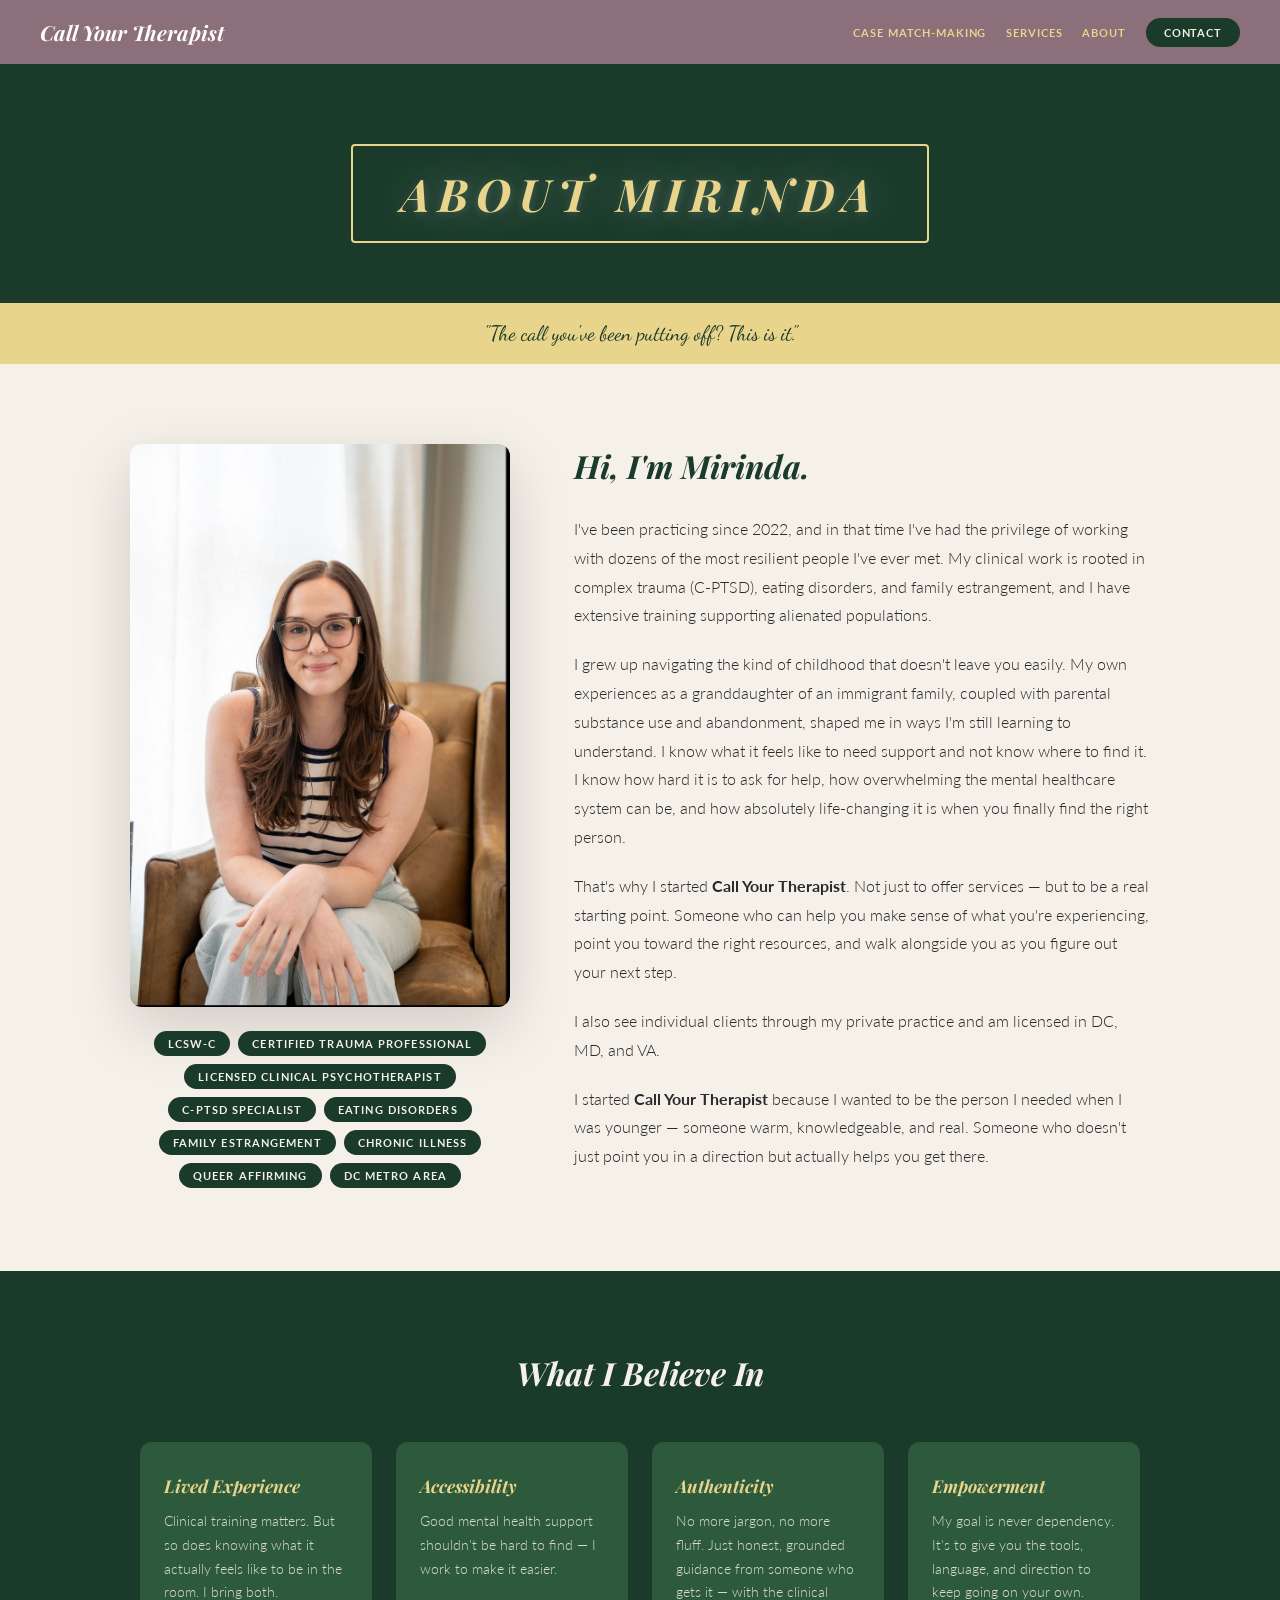
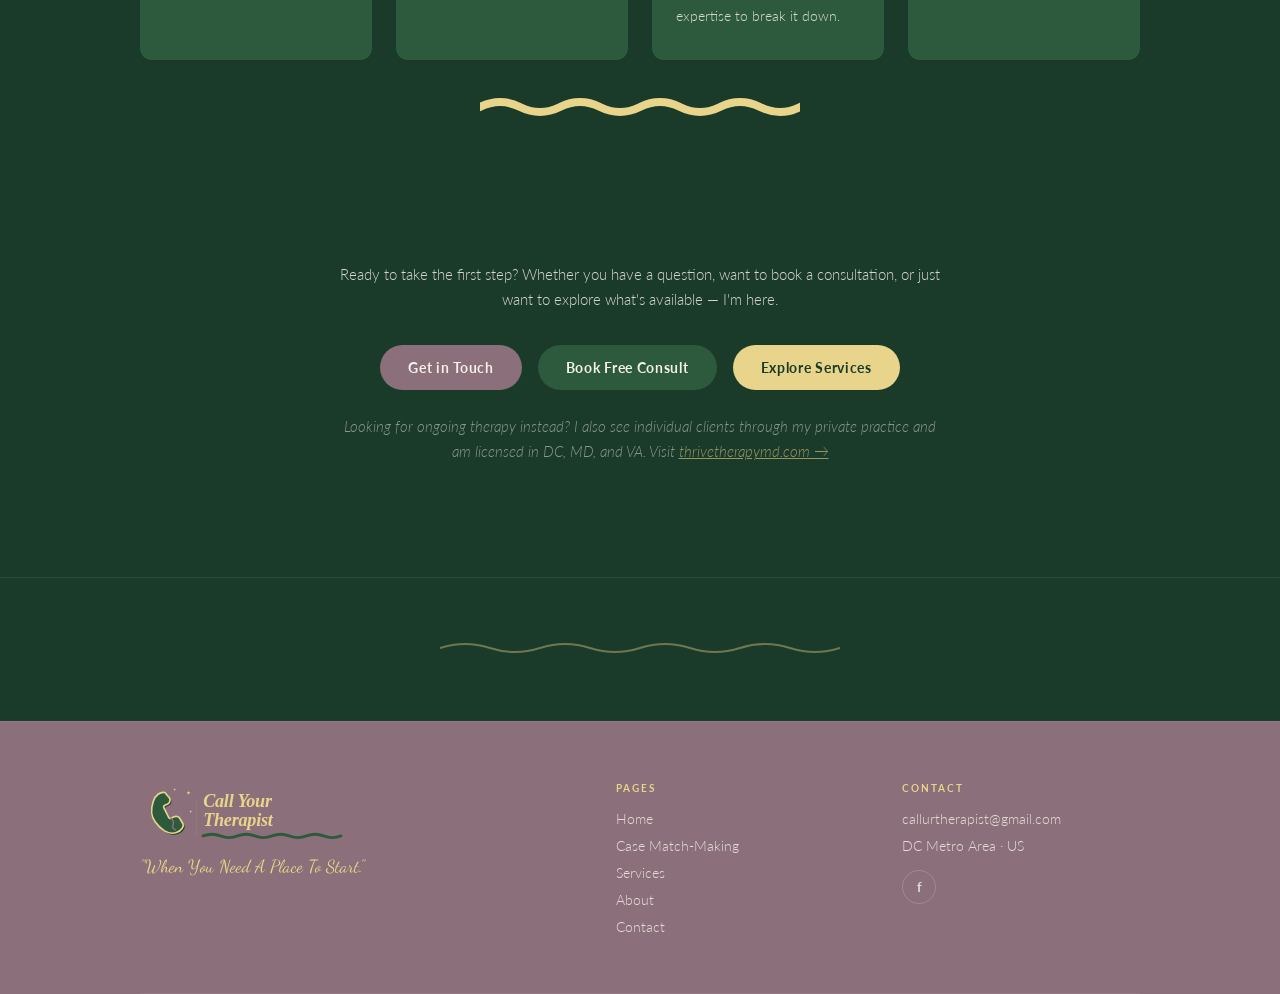
<file: about.html>
<!DOCTYPE html>
<html lang="en">
<head>
<meta charset="UTF-8">
<meta name="viewport" content="width=device-width, initial-scale=1.0">
<title>About — Call Your Therapist</title>
<link href="https://fonts.googleapis.com/css2?family=Playfair+Display:ital,wght@0,700;1,400;1,700&family=Lato:wght@300;400;700&family=Dancing+Script:wght@600;700&family=Nunito:wght@300;400;600&display=swap" rel="stylesheet">
<style>
  *, *::before, *::after { box-sizing: border-box; margin: 0; padding: 0; }
  :root {
    --green-dark: #1a3a2a;
    --green-mid: #2d5a3d;
    --green-light: #4a7c5a;
    --coral: #8B6F7A;
    --coral-light: #9d8088;
    --lime: #e8d48a;
    --cream: #f5f0e8;
    --white: #fdfcf9;
    --text-light: rgba(245,240,232,0.85);
    --butter: #e8d48a;
  }
  body { font-family: 'Lato', sans-serif; font-weight: 300; color: var(--green-dark); background: var(--cream); }

  /* NAV */
  nav {
    background: var(--coral);
    padding: 0 40px;
    display: flex;
    align-items: center;
    justify-content: space-between;
    position: sticky;
    top: 0;
    z-index: 100;
    height: 64px;
  }
  .nav-brand {
    font-family: 'Playfair Display', serif;
    font-style: italic;
    font-size: 1.3rem;
    font-weight: 700;
    color: #fdfcf9;
    text-decoration: none;
    white-space: nowrap;
  }
  .nav-right { display: flex; align-items: center; gap: 20px; }
  .nav-right a { color: #e8d48a; text-decoration: none; font-size: 11px; font-weight: 700; letter-spacing: 0.08em; text-transform: uppercase; white-space: nowrap; transition: opacity 0.2s; }
  .nav-right a:hover { opacity: 0.7; }
  .nav-right a.active { border-bottom: 2px solid #e8d48a; padding-bottom: 2px; }
  .btn-book { background: var(--green-dark) !important; color: var(--cream) !important; padding: 8px 18px !important; border-radius: 100px; font-size: 11px !important; font-weight: 700 !important; border-bottom: none !important; text-transform: uppercase; letter-spacing: 0.08em; }

  /* PAGE HERO */
  .page-hero { background: var(--green-dark); padding: 80px 40px 60px; text-align: center; }
  .page-hero h1 {
    display: inline-block;
    font-family: 'Playfair Display', serif;
    font-style: italic;
    font-size: clamp(1.8rem, 4vw, 2.8rem);
    color: var(--butter);
    font-weight: 700;
    letter-spacing: 0.18em;
    text-transform: uppercase;
    border: 2px solid var(--butter);
    padding: 18px 48px;
    border-radius: 4px;
      text-shadow: 0 0 40px rgba(255,255,255,0.3), 0 2px 8px rgba(255,255,255,0.15);
  }

  /* INTRO STRIP */
  .intro-strip { background: var(--butter); padding: 18px 40px; text-align: center; }
  .intro-strip p { font-family: 'Dancing Script', cursive; font-size: 1.3rem; color: var(--green-dark); }

  /* ABOUT LAYOUT */
  .about-layout { max-width: 1100px; margin: 0 auto; display: grid; grid-template-columns: 380px 1fr; gap: 64px; padding: 80px 40px; align-items: start; }
  .about-photo-col { position: sticky; top: 96px; }
  .about-photo { width: 100%; border-radius: 12px; display: block; box-shadow: 0 20px 60px rgba(0,0,0,0.15); }

  /* CRED PILLS */
  .cred-pills { display: flex; flex-wrap: wrap; gap: 8px; margin-top: 24px; justify-content: center; }
  .cred-pill { background: var(--green-dark); color: var(--cream); font-size: 11px; font-weight: 700; letter-spacing: 0.1em; text-transform: uppercase; padding: 6px 14px; border-radius: 100px; }

  /* BIO */
  .about-bio h2 { font-family: 'Playfair Display', serif; font-style: italic; font-size: 2rem; color: var(--green-dark); margin-bottom: 28px; font-weight: 700; }
  .about-bio p { font-size: 16px; line-height: 1.8; color: #2a2a2a; margin-bottom: 20px; font-weight: 300; }

  /* VALUES */
  .values-section { background: var(--green-dark); padding: 80px 40px; }
  .values-section h2 { font-family: 'Playfair Display', serif; font-style: italic; font-size: 2rem; color: var(--cream); text-align: center; margin-bottom: 48px; font-weight: 700; }
  .values-grid { max-width: 1000px; margin: 0 auto; display: grid; grid-template-columns: repeat(4, 1fr); gap: 24px; }
  .value-card { background: var(--green-mid); border-radius: 12px; padding: 32px 24px; }
  .value-card h3 { font-family: 'Playfair Display', serif; font-style: italic; font-size: 1.1rem; color: var(--butter); margin-bottom: 12px; font-weight: 700; }
  .value-card p { font-size: 14px; line-height: 1.7; color: var(--text-light); font-weight: 300; }

  /* SQUIGGLE */
  .squiggle-divider { display: flex; justify-content: center; padding: 32px 0 0; }

  /* CTA */
  .cta-section { background: var(--green-dark); padding: 0 40px 80px; text-align: center; }
  .cta-inner { max-width: 600px; margin: 0 auto; }
  .cta-inner p { font-size: 15px; color: var(--text-light); margin-bottom: 32px; font-weight: 300; line-height: 1.7; }
  .cta-buttons { display: flex; gap: 16px; justify-content: center; flex-wrap: wrap; }
  .btn-primary { background: var(--coral); color: var(--cream); padding: 14px 28px; border-radius: 100px; font-size: 14px; font-weight: 700; text-decoration: none; letter-spacing: 0.05em; transition: all 0.2s; }
  .btn-primary:hover { background: var(--coral-light); }
  .btn-secondary { background: var(--green-mid); color: var(--cream); padding: 14px 28px; border-radius: 100px; font-size: 14px; font-weight: 700; text-decoration: none; letter-spacing: 0.05em; transition: all 0.2s; }
  .btn-secondary:hover { opacity: 0.8; }
  .btn-tertiary { background: var(--butter); color: var(--green-dark); padding: 14px 28px; border-radius: 100px; font-size: 14px; font-weight: 700; text-decoration: none; letter-spacing: 0.05em; transition: all 0.2s; }
  .btn-tertiary:hover { opacity: 0.8; }
  .therapy-note { font-size: 13px; color: var(--text-light); opacity: 0.6; margin-top: 24px; font-style: italic; }
  .therapy-note a { color: var(--butter); }

  /* FOOTER */
  footer { background: #8B6F7A; border-top: 1px solid rgba(245,240,232,0.08); padding: 60px 40px 0; }
  .footer-inner { max-width: 1000px; margin: 0 auto; display: grid; grid-template-columns: 1.8fr 1fr 1fr; gap: 48px; padding-bottom: 48px; border-bottom: 1px solid rgba(245,240,232,0.08); }
  .footer-tagline { font-family: 'Dancing Script', cursive; font-size: 1.1rem; color: #e8d48a; margin-bottom: 14px; display: block; }
  .footer-links-col h4, .footer-contact-col h4 { font-size: 10px; font-weight: 700; letter-spacing: 0.2em; text-transform: uppercase; color: #e8d48a; margin-bottom: 16px; display: block; }
  .footer-links-col a, .footer-contact-col a { display: block; font-size: 14px; color: rgba(245,240,232,0.85); text-decoration: none; margin-bottom: 10px; font-weight: 300; }
  .footer-links-col a:hover, .footer-contact-col a:hover { color: #f5f0e8; }
  .footer-contact-col p { font-size: 14px; color: rgba(245,240,232,0.85); font-weight: 300; margin-bottom: 16px; }
  .footer-socials { display: flex; gap: 14px; margin-top: 4px; }
  .footer-socials a { display: inline-flex; align-items: center; justify-content: center; width: 34px; height: 34px; border-radius: 50%; border: 1px solid rgba(245,240,232,0.2); font-size: 13px; font-weight: 700; color: rgba(245,240,232,0.85) !important; text-decoration: none; margin-bottom: 0 !important; }
  .footer-bottom { max-width: 1000px; margin: 0 auto; padding: 20px 0; text-align: center; }
  .footer-bottom p { font-size: 11px; color: rgba(245,240,232,0.4); font-weight: 300; }
</style>
</head>
<body>

<nav>
  <a href="index.html" class="nav-brand">Call Your Therapist</a>
  <div class="nav-right">
    <a href="case-matchmaking.html">Case Match-Making</a>
    <a href="services.html">Services</a>
    <a href="about.html">About</a>
    <a href="contact.html" class="btn-book">Contact</a>
  </div>
</nav>

<!-- PAGE HERO -->
<section class="page-hero">
  <h1>About Mirinda</h1>
</section>

<!-- INTRO STRIP -->
<div class="intro-strip">
  <p>"The call you've been putting off? This is it."</p>
</div>

<!-- ABOUT LAYOUT -->
<div class="about-layout">
  <div class="about-photo-col">
    <img src="[data-uri]" alt="Mirinda Keane" class="about-photo"/>
    <div class="cred-pills">
      <span class="cred-pill">LCSW-C</span>
      <span class="cred-pill">Certified Trauma Professional</span>
      <span class="cred-pill">Licensed Clinical Psychotherapist</span>
      <span class="cred-pill">C-PTSD Specialist</span>
      <span class="cred-pill">Eating Disorders</span>
      <span class="cred-pill">Family Estrangement</span>
      <span class="cred-pill">Chronic Illness</span>
      <span class="cred-pill">Queer Affirming</span>
      <span class="cred-pill">DC Metro Area</span>
    </div>
  </div>

  <div class="about-bio">
    <h2>Hi, I'm Mirinda.</h2>
    <p>I've been practicing since 2022, and in that time I've had the privilege of working with dozens of the most resilient people I've ever met. My clinical work is rooted in complex trauma (C-PTSD), eating disorders, and family estrangement, and I have extensive training supporting alienated populations.</p>
    <p>I grew up navigating the kind of childhood that doesn't leave you easily. My own experiences as a granddaughter of an immigrant family, coupled with parental substance use and abandonment, shaped me in ways I'm still learning to understand. I know what it feels like to need support and not know where to find it. I know how hard it is to ask for help, how overwhelming the mental healthcare system can be, and how absolutely life-changing it is when you finally find the right person.</p>
    <p>That's why I started <strong>Call Your Therapist</strong>. Not just to offer services — but to be a real starting point. Someone who can help you make sense of what you're experiencing, point you toward the right resources, and walk alongside you as you figure out your next step.</p>
    <p>I also see individual clients through my private practice and am licensed in DC, MD, and VA.</p>
    <p>I started <strong>Call Your Therapist</strong> because I wanted to be the person I needed when I was younger — someone warm, knowledgeable, and real. Someone who doesn't just point you in a direction but actually helps you get there.</p>
  </div>
</div>

<!-- VALUES -->
<section class="values-section">
  <h2>What I Believe In</h2>
  <div class="values-grid">
    <div class="value-card">
      <h3>Lived Experience</h3>
      <p>Clinical training matters. But so does knowing what it actually feels like to be in the room. I bring both.</p>
    </div>
    <div class="value-card">
      <h3>Accessibility</h3>
      <p>Good mental health support shouldn't be hard to find — I work to make it easier.</p>
    </div>
    <div class="value-card">
      <h3>Authenticity</h3>
      <p>No more jargon, no more fluff. Just honest, grounded guidance from someone who gets it — with the clinical expertise to break it down.</p>
    </div>
    <div class="value-card">
      <h3>Empowerment</h3>
      <p>My goal is never dependency. It's to give you the tools, language, and direction to keep going on your own.</p>
    </div>
  </div>
  <div class="squiggle-divider">
    <svg viewBox="0 0 320 30" width="320" height="30" fill="none">
      <path d="M0 15 Q20 5 40 15 Q60 25 80 15 Q100 5 120 15 Q140 25 160 15 Q180 5 200 15 Q220 25 240 15 Q260 5 280 15 Q300 25 320 15" stroke="#e8d48a" stroke-width="8" stroke-linecap="round"/>
    </svg>
  </div>
</section>

<!-- CTA -->
<section class="cta-section">
  <div class="cta-inner">
    <p style="padding-top: 60px;">Ready to take the first step? Whether you have a question, want to book a consultation, or just want to explore what's available — I'm here.</p>
    <div class="cta-buttons">
      <a href="contact.html" class="btn-primary">Get in Touch</a>
      <a href="contact.html" class="btn-secondary">Book Free Consult</a>
      <a href="services.html" class="btn-tertiary">Explore Services</a>
    </div>
    <p class="therapy-note">Looking for ongoing therapy instead? I also see individual clients through my private practice and am licensed in DC, MD, and VA. Visit <a href="https://thrivetherapymd.com/about-mirinda" target="_blank">thrivetherapymd.com →</a></p>
  </div>
</section>

<div style="background: var(--green-dark); padding: 60px 40px; text-align: center; border-top: 1px solid rgba(245,240,232,0.08);">
  <svg viewBox="0 0 400 20" width="400" height="20" fill="none">
    <path d="M0 10 Q25 2 50 10 Q75 18 100 10 Q125 2 150 10 Q175 18 200 10 Q225 2 250 10 Q275 18 300 10 Q325 2 350 10 Q375 18 400 10" stroke="#e8d48a" stroke-width="2" stroke-linecap="round" opacity="0.4"/>
  </svg>
</div>

<!-- FOOTER -->
<footer>
  <div class="footer-inner">
    <div class="footer-brand-col">
      <img src="[data-uri]" alt="Call Your Therapist" style="width: 220px; margin-bottom: 12px; display: block;"/>
      <span class="footer-tagline">"When You Need A Place To Start."</span>
    </div>
    <div class="footer-links-col">
      <h4>Pages</h4>
      <a href="index.html">Home</a>
      <a href="case-matchmaking.html">Case Match-Making</a>
    <a href="services.html">Services</a>
      <a href="about.html">About</a>
      <a href="contact.html">Contact</a>
    </div>
    <div class="footer-contact-col">
      <h4>Contact</h4>
      <a href="mailto:callurtherapist@gmail.com">callurtherapist@gmail.com</a>
      <p>DC Metro Area · US</p>
      <div class="footer-socials">
        <a href="#">f</a>
</file>
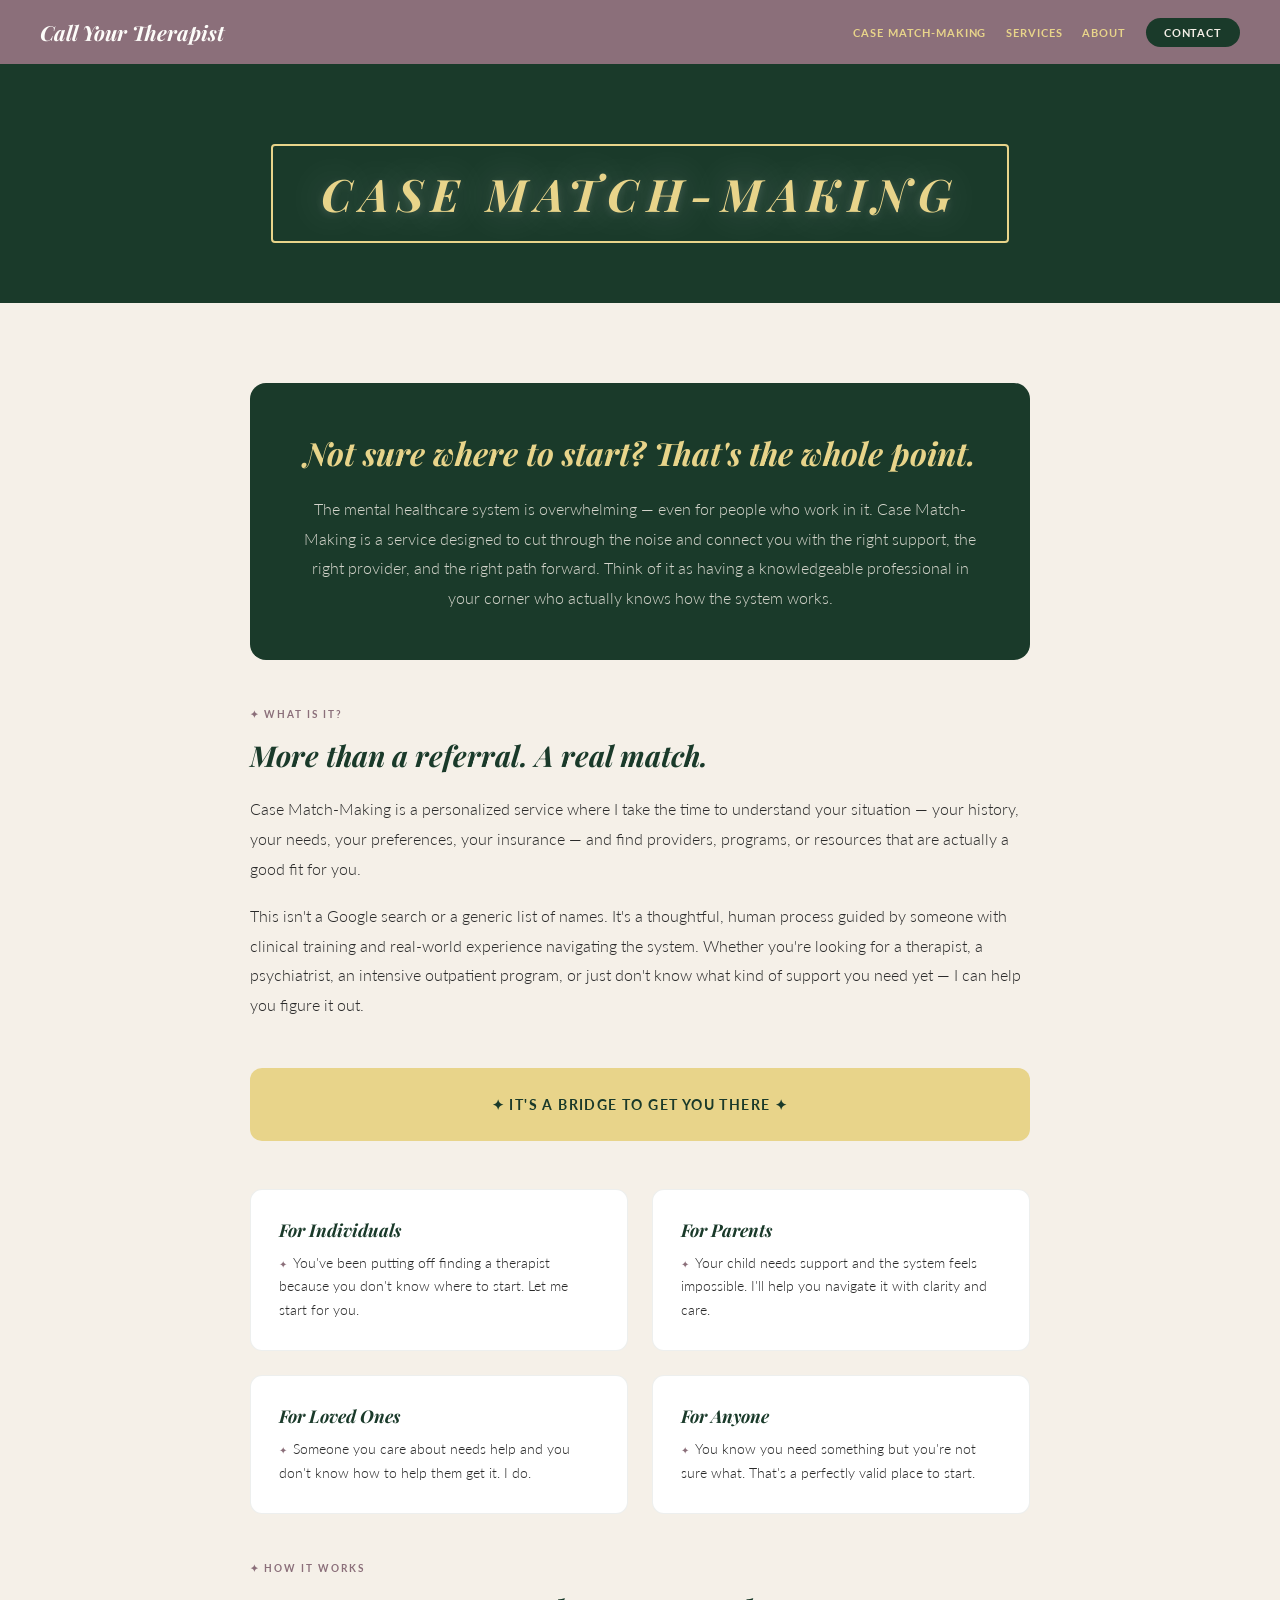
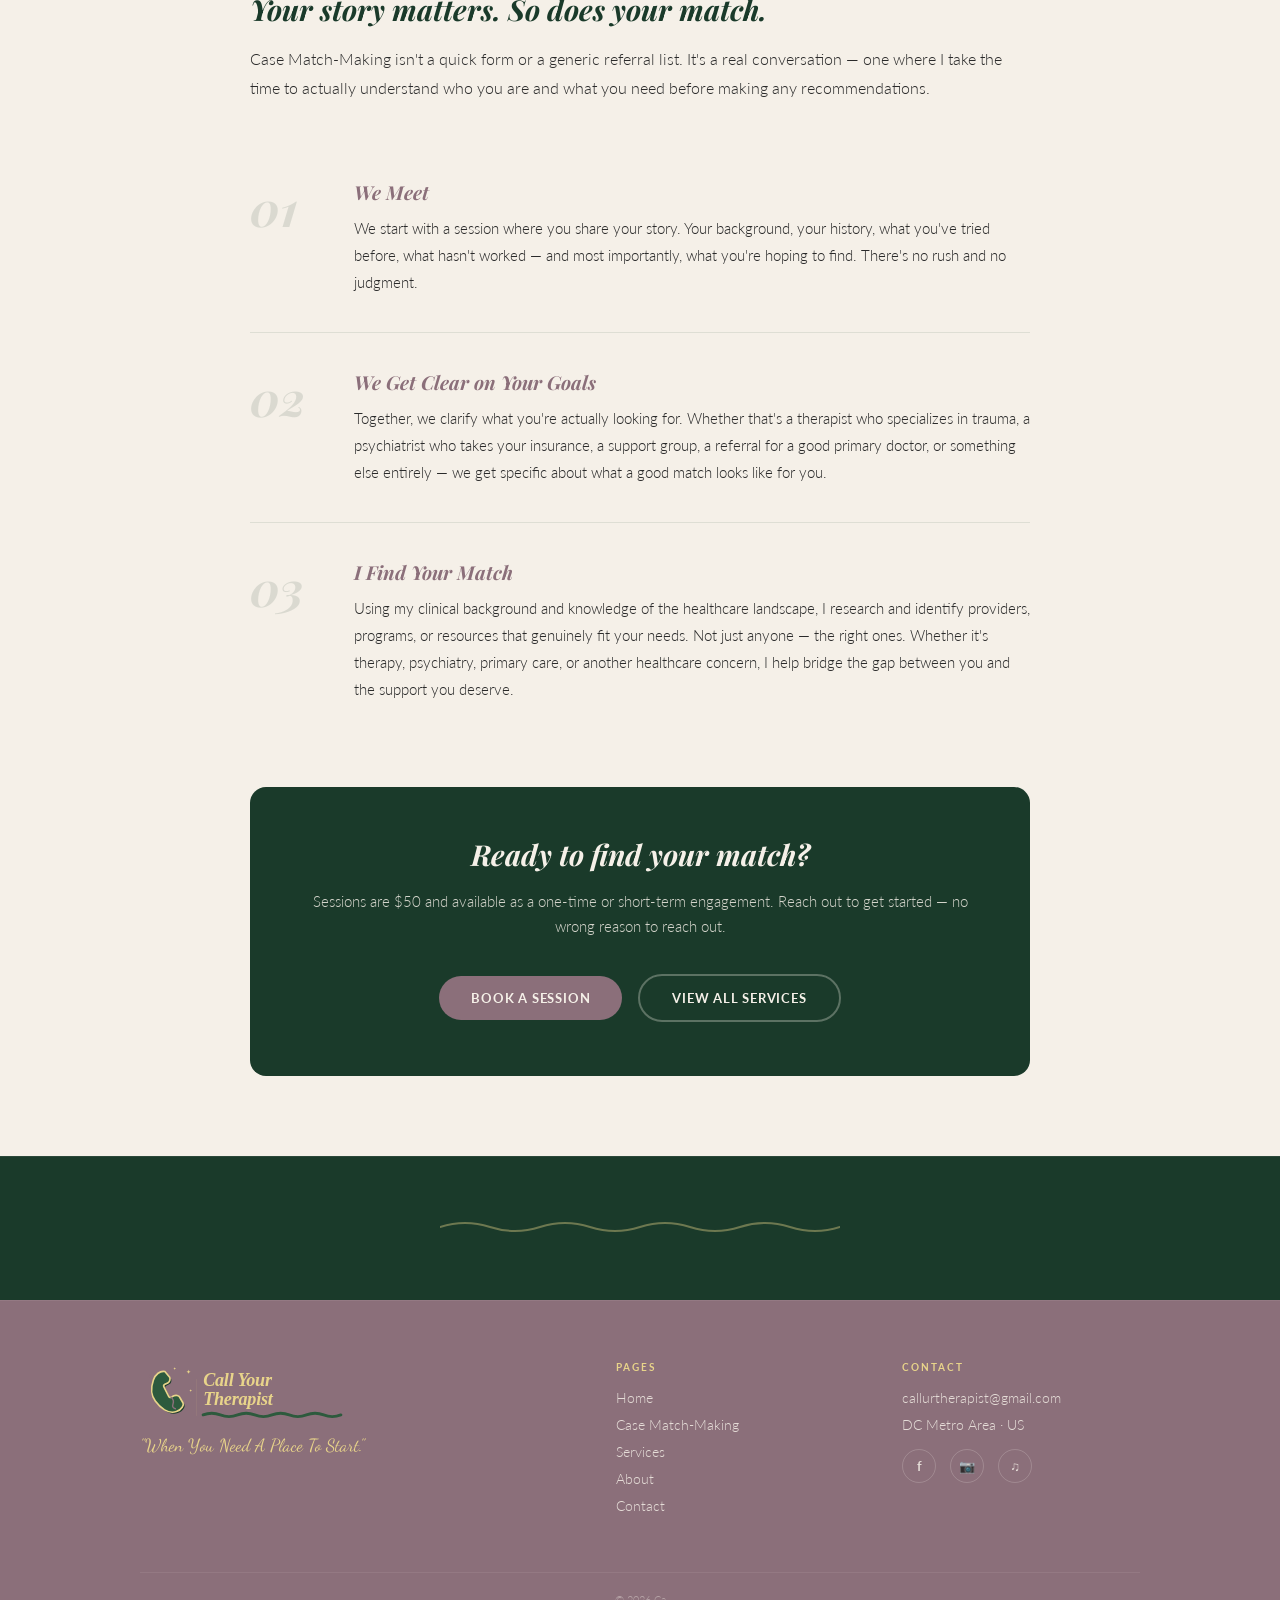
<file: case-matchmaking.html>
<!DOCTYPE html>
<html lang="en">
<head>
<meta charset="UTF-8">
<meta name="viewport" content="width=device-width, initial-scale=1.0">
<title>Case Match-Making — Call Your Therapist</title>
<link href="https://fonts.googleapis.com/css2?family=Playfair+Display:ital,wght@0,700;1,400;1,700&family=Lato:wght@300;400;700&family=Dancing+Script:wght@600;700&display=swap" rel="stylesheet">
<style>
  *, *::before, *::after { box-sizing: border-box; margin: 0; padding: 0; }
  :root {
    --green-dark: #1a3a2a;
    --green-mid: #2d5a3d;
    --green-light: #4a7c5a;
    --coral: #8B6F7A;
    --coral-light: #9d8088;
    --butter: #e8d48a;
    --cream: #f5f0e8;
    --white: #fdfcf9;
    --text-light: rgba(245,240,232,0.85);
  }
  body { font-family: 'Lato', sans-serif; font-weight: 300; color: var(--green-dark); background: var(--cream); }

  /* NAV */
  nav {
    background: var(--coral);
    padding: 0 40px;
    display: flex;
    align-items: center;
    justify-content: space-between;
    position: sticky;
    top: 0;
    z-index: 100;
    height: 64px;
  }
  .nav-brand { font-family: 'Playfair Display', serif; font-style: italic; font-size: 1.3rem; font-weight: 700; color: #fdfcf9; text-decoration: none; white-space: nowrap; }
  .nav-right { display: flex; align-items: center; gap: 20px; }
  .nav-right a { color: #e8d48a; text-decoration: none; font-size: 11px; font-weight: 700; letter-spacing: 0.08em; text-transform: uppercase; white-space: nowrap; transition: opacity 0.2s; }
  .nav-right a:hover { opacity: 0.7; }
  .nav-right a.active { border-bottom: 2px solid #e8d48a; padding-bottom: 2px; }
  .btn-book { background: var(--green-dark) !important; color: var(--cream) !important; padding: 8px 18px !important; border-radius: 100px; font-size: 11px !important; font-weight: 700 !important; border-bottom: none !important; text-transform: uppercase; letter-spacing: 0.08em; }

  /* PAGE HERO */
  .page-hero {
    background: var(--green-dark);
    padding: 80px 40px 60px;
    text-align: center;
    position: relative;
    overflow: hidden;
  }
  .page-hero h1 {
    display: inline-block;
    font-family: 'Playfair Display', serif;
    font-style: italic;
    font-size: clamp(1.8rem, 4vw, 2.8rem);
    color: var(--butter);
    font-weight: 700;
    letter-spacing: 0.18em;
    text-transform: uppercase;
    border: 2px solid var(--butter);
    padding: 18px 48px;
    border-radius: 4px;
    text-shadow: 0 0 40px rgba(255,255,255,0.3), 0 2px 8px rgba(255,255,255,0.15);
  }
  .page-hero .subtext {
    font-family: 'Dancing Script', cursive;
    font-size: 1.2rem;
    color: var(--butter);
    opacity: 0.7;
    margin-top: 20px;
  }

  /* CONTENT */
  .content-wrap { max-width: 860px; margin: 0 auto; padding: 80px 40px; }

  .intro-block {
    background: var(--green-dark);
    border-radius: 16px;
    padding: 48px;
    margin-bottom: 48px;
    text-align: center;
  }
  .intro-block h2 {
    font-family: 'Playfair Display', serif;
    font-style: italic;
    font-size: 2rem;
    color: var(--butter);
    font-weight: 700;
    margin-bottom: 20px;
  }
  .intro-block p {
    font-size: 16px;
    line-height: 1.85;
    color: var(--text-light);
    font-weight: 300;
  }

  .section-label {
    font-size: 10px;
    font-weight: 700;
    letter-spacing: 0.2em;
    text-transform: uppercase;
    color: var(--coral);
    margin-bottom: 16px;
    display: block;
    text-shadow: 0 0 40px rgba(255,255,255,0.3), 0 2px 8px rgba(255,255,255,0.15);
  }

  .what-block {
    margin-bottom: 48px;
  }
  .what-block h2 {
    font-family: 'Playfair Display', serif;
    font-style: italic;
    font-size: 1.8rem;
    color: var(--green-dark);
    font-weight: 700;
    margin-bottom: 20px;
  }
  .what-block p {
    font-size: 16px;
    line-height: 1.85;
    color: #2a2a2a;
    font-weight: 300;
    margin-bottom: 18px;
  }

  .not-therapy-note {
    background: var(--butter);
    border-radius: 12px;
    padding: 28px 36px;
    margin: 48px 0;
    text-align: center;
  }
  .not-therapy-note p {
    font-size: 14px;
    font-weight: 700;
    letter-spacing: 0.1em;
    text-transform: uppercase;
    color: var(--green-dark);
  }

  .points-grid {
    display: grid;
    grid-template-columns: 1fr 1fr;
    gap: 24px;
    margin: 48px 0;
  }
  .point-card {
    background: white;
    border: 1px solid rgba(26,58,42,0.08);
    border-radius: 12px;
    padding: 28px;
  }
  .point-card h3 {
    font-family: 'Playfair Display', serif;
    font-style: italic;
    font-size: 1.1rem;
    color: var(--green-dark);
    font-weight: 700;
    margin-bottom: 10px;
  }
  .point-card p {
    font-size: 14px;
    line-height: 1.7;
    color: #2a2a2a;
    font-weight: 300;
  }
  .point-card .dot {
    color: var(--coral);
    font-size: 10px;
    margin-right: 6px;
  }

  /* CTA */
  .cta-block {
    background: var(--green-dark);
    border-radius: 16px;
    padding: 48px;
    text-align: center;
    margin-top: 48px;
  }
  .cta-block h2 {
    font-family: 'Playfair Display', serif;
    font-style: italic;
    font-size: 1.8rem;
    color: var(--cream);
    font-weight: 700;
    margin-bottom: 16px;
  }
  .cta-block p {
    font-size: 15px;
    color: var(--text-light);
    font-weight: 300;
    margin-bottom: 28px;
    line-height: 1.7;
  }
  .btn-cta { display: inline-block; background: var(--coral); color: var(--cream); padding: 14px 32px; border-radius: 100px; font-size: 13px; font-weight: 700; text-decoration: none; letter-spacing: 0.06em; text-transform: uppercase; margin: 6px; transition: opacity 0.2s; }
  .btn-cta:hover { opacity: 0.85; }
  .btn-cta-outline { display: inline-block; background: transparent; border: 2px solid rgba(245,240,232,0.3); color: var(--cream); padding: 14px 32px; border-radius: 100px; font-size: 13px; font-weight: 700; text-decoration: none; letter-spacing: 0.06em; text-transform: uppercase; margin: 6px; transition: all 0.2s; }
  .btn-cta-outline:hover { border-color: var(--butter); color: var(--butter); }

  /* FOOTER */
  footer { background: #8B6F7A; border-top: 1px solid rgba(245,240,232,0.08); padding: 60px 40px 0; }
  .footer-inner { max-width: 1000px; margin: 0 auto; display: grid; grid-template-columns: 1.8fr 1fr 1fr; gap: 48px; padding-bottom: 48px; border-bottom: 1px solid rgba(245,240,232,0.08); }
  .footer-tagline { font-family: 'Dancing Script', cursive; font-size: 1.1rem; color: #e8d48a; margin-bottom: 14px; display: block; }
  .footer-links-col h4, .footer-contact-col h4 { font-size: 10px; font-weight: 700; letter-spacing: 0.2em; text-transform: uppercase; color: #e8d48a; margin-bottom: 16px; display: block; }
  .footer-links-col a, .footer-contact-col a { display: block; font-size: 14px; color: rgba(245,240,232,0.85); text-decoration: none; margin-bottom: 10px; font-weight: 300; }
  .footer-links-col a:hover, .footer-contact-col a:hover { color: #f5f0e8; }
  .footer-contact-col p { font-size: 14px; color: rgba(245,240,232,0.85); font-weight: 300; margin-bottom: 16px; }
  .footer-socials { display: flex; gap: 14px; margin-top: 4px; }
  .footer-socials a { display: inline-flex; align-items: center; justify-content: center; width: 34px; height: 34px; border-radius: 50%; border: 1px solid rgba(245,240,232,0.2); font-size: 13px; font-weight: 700; color: rgba(245,240,232,0.85) !important; text-decoration: none; margin-bottom: 0 !important; }
  .footer-bottom { max-width: 1000px; margin: 0 auto; padding: 20px 0; text-align: center; }
  .footer-bottom p { font-size: 11px; color: rgba(245,240,232,0.4); font-weight: 300; }

  /* HOW IT WORKS */
  .how-it-works { margin: 48px 0; }
  .how-it-works h2 { font-family: 'Playfair Display', serif; font-style: italic; font-size: 1.8rem; color: var(--green-dark); font-weight: 700; margin-bottom: 16px; }
  .how-it-works > p { font-size: 16px; line-height: 1.85; color: #2a2a2a; font-weight: 300; margin-bottom: 40px; }
  .steps { display: flex; flex-direction: column; gap: 0; }
  .step { display: grid; grid-template-columns: 80px 1fr; gap: 24px; align-items: start; padding: 36px 0; border-bottom: 1px solid rgba(26,58,42,0.1); }
  .step:last-child { border-bottom: none; }
  .step-number { font-family: 'Playfair Display', serif; font-style: italic; font-size: 3rem; color: rgba(26,58,42,0.12); font-weight: 700; line-height: 1; padding-top: 4px; }
  .step-content h3 { font-family: 'Playfair Display', serif; font-style: italic; font-size: 1.2rem; color: var(--coral); font-weight: 700; margin-bottom: 10px; text-shadow: 0 0 40px rgba(255,255,255,0.3), 0 2px 8px rgba(255,255,255,0.15); }
  .step-content p { font-size: 15px; line-height: 1.8; color: #2a2a2a; font-weight: 300; }
</style>
</head>
<body>

<nav>
  <a href="index.html" class="nav-brand">Call Your Therapist</a>
  <div class="nav-right">
    <a href="case-matchmaking.html">Case Match-Making</a>
    <a href="services.html">Services</a>
    <a href="about.html">About</a>
    <a href="contact.html" class="btn-book">Contact</a>
  </div>
</nav>

<section class="page-hero">
  <h1>Case Match-Making</h1>
</section>

<div class="content-wrap">

  <div class="intro-block">
    <h2>Not sure where to start? That's the whole point.</h2>
    <p>The mental healthcare system is overwhelming — even for people who work in it. Case Match-Making is a service designed to cut through the noise and connect you with the right support, the right provider, and the right path forward. Think of it as having a knowledgeable professional in your corner who actually knows how the system works.</p>
  </div>

  <div class="what-block">
    <span class="section-label">✦ What Is It?</span>
    <h2>More than a referral. A real match.</h2>
    <p>Case Match-Making is a personalized service where I take the time to understand your situation — your history, your needs, your preferences, your insurance — and find providers, programs, or resources that are actually a good fit for you.</p>
    <p>This isn't a Google search or a generic list of names. It's a thoughtful, human process guided by someone with clinical training and real-world experience navigating the system. Whether you're looking for a therapist, a psychiatrist, an intensive outpatient program, or just don't know what kind of support you need yet — I can help you figure it out.</p>
  </div>

  <div class="not-therapy-note">
    <p>✦ it's a bridge to get you there ✦</p>
  </div>

  <div class="points-grid">
    <div class="point-card">
      <h3>For Individuals</h3>
      <p><span class="dot">✦</span>You've been putting off finding a therapist because you don't know where to start. Let me start for you.</p>
    </div>
    <div class="point-card">
      <h3>For Parents</h3>
      <p><span class="dot">✦</span>Your child needs support and the system feels impossible. I'll help you navigate it with clarity and care.</p>
    </div>
    <div class="point-card">
      <h3>For Loved Ones</h3>
      <p><span class="dot">✦</span>Someone you care about needs help and you don't know how to help them get it. I do.</p>
    </div>
    <div class="point-card">
      <h3>For Anyone</h3>
      <p><span class="dot">✦</span>You know you need something but you're not sure what. That's a perfectly valid place to start.</p>
    </div>
  </div>


  <!-- HOW IT WORKS -->
  <div class="how-it-works">
    <span class="section-label">✦ How It Works</span>
    <h2>Your story matters. So does your match.</h2>
    <p>Case Match-Making isn't a quick form or a generic referral list. It's a real conversation — one where I take the time to actually understand who you are and what you need before making any recommendations.</p>

    <div class="steps">
      <div class="step">
        <div class="step-number">01</div>
        <div class="step-content">
          <h3>We Meet</h3>
          <p>We start with a session where you share your story. Your background, your history, what you've tried before, what hasn't worked — and most importantly, what you're hoping to find. There's no rush and no judgment.</p>
        </div>
      </div>
      <div class="step">
        <div class="step-number">02</div>
        <div class="step-content">
          <h3>We Get Clear on Your Goals</h3>
          <p>Together, we clarify what you're actually looking for. Whether that's a therapist who specializes in trauma, a psychiatrist who takes your insurance, a support group, a referral for a good primary doctor, or something else entirely — we get specific about what a good match looks like for you.</p>
        </div>
      </div>
      <div class="step">
        <div class="step-number">03</div>
        <div class="step-content">
          <h3>I Find Your Match</h3>
          <p>Using my clinical background and knowledge of the healthcare landscape, I research and identify providers, programs, or resources that genuinely fit your needs. Not just anyone — the right ones. Whether it's therapy, psychiatry, primary care, or another healthcare concern, I help bridge the gap between you and the support you deserve.</p>
        </div>
      </div>
    </div>
  </div>

  <div class="cta-block">
    <h2>Ready to find your match?</h2>
    <p>Sessions are $50 and available as a one-time or short-term engagement. Reach out to get started — no wrong reason to reach out.</p>
    <a href="contact.html" class="btn-cta">Book a Session</a>
    <a href="services.html" class="btn-cta-outline">View All Services</a>
  </div>

</div>

<div style="background: var(--green-dark); padding: 60px 40px; text-align: center; border-top: 1px solid rgba(245,240,232,0.08);">
  <svg viewBox="0 0 400 20" width="400" height="20" fill="none">
    <path d="M0 10 Q25 2 50 10 Q75 18 100 10 Q125 2 150 10 Q175 18 200 10 Q225 2 250 10 Q275 18 300 10 Q325 2 350 10 Q375 18 400 10" stroke="#e8d48a" stroke-width="2" stroke-linecap="round" opacity="0.4"/>
  </svg>
</div>

<!-- FOOTER -->
<footer>
  <div class="footer-inner">
    <div class="footer-brand-col">
      <img src="[data-uri]" alt="Call Your Therapist" style="width: 220px; margin-bottom: 12px; display: block;"/>
      <span class="footer-tagline">"When You Need A Place To Start."</span>
    </div>
    <div class="footer-links-col">
      <h4>Pages</h4>
      <a href="index.html">Home</a>
      <a href="case-matchmaking.html">Case Match-Making</a>
    <a href="services.html">Services</a>
      <a href="about.html">About</a>
      <a href="contact.html">Contact</a>
    </div>
    <div class="footer-contact-col">
      <h4>Contact</h4>
      <a href="mailto:callurtherapist@gmail.com">callurtherapist@gmail.com</a>
      <p>DC Metro Area · US</p>
      <div class="footer-socials">
        <a href="#">f</a>
        <a href="#">&#128247;</a>
        <a href="#">&#9835;</a>
      </div>
    </div>
  </div>
  <div class="footer-bottom">
    <p>© 2026 Ca
</file>
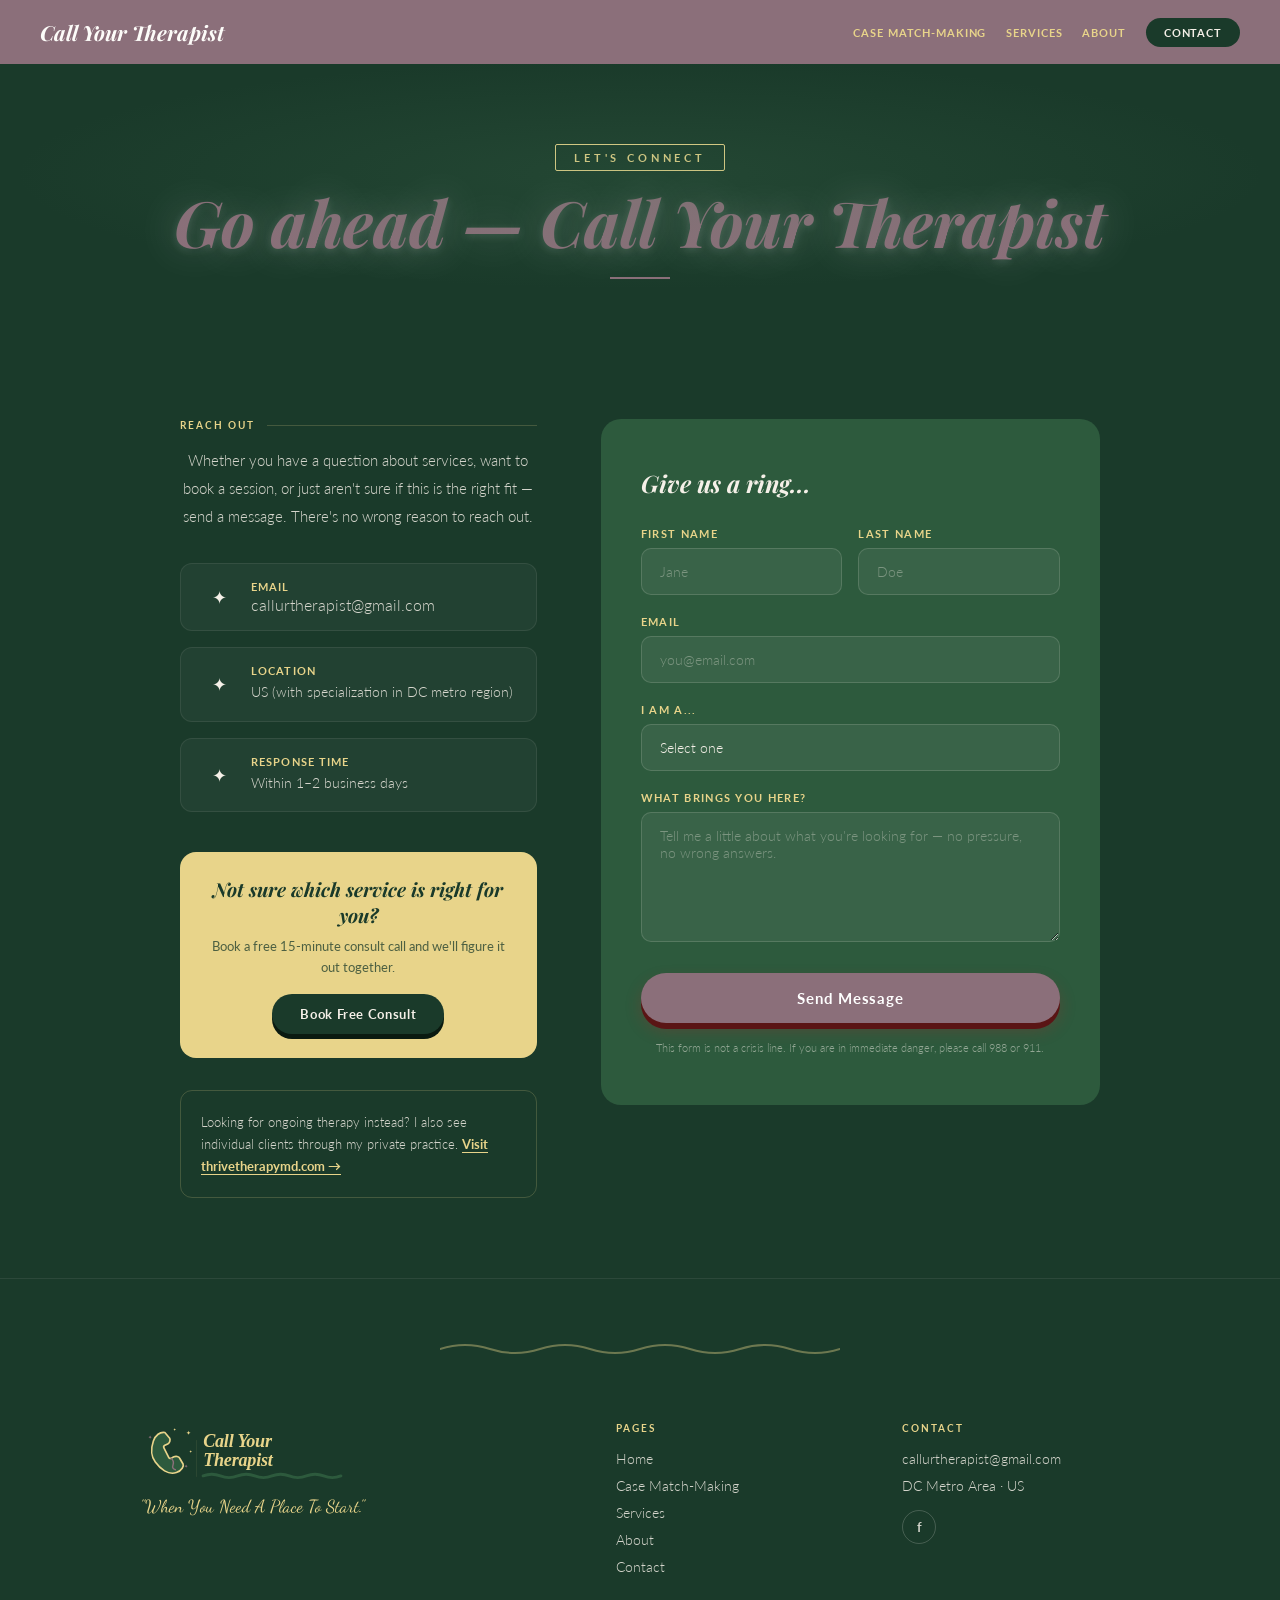
<file: contact.html>
<!DOCTYPE html>
<html lang="en">
<head>
<meta charset="UTF-8">
<meta name="viewport" content="width=device-width, initial-scale=1.0">
<title>Contact — Call Your Therapist</title>
<link href="https://fonts.googleapis.com/css2?family=Playfair+Display:ital,wght@0,700;1,400;1,700&family=Lato:wght@300;400;700&family=Dancing+Script:wght@600&display=swap" rel="stylesheet">
<style>
  :root {
    --green-dark: #1a3a2a;
    --green-mid: #2d5a3d;
    --green-light: #4a7c5a;
    --coral: #8B6F7A;
    --coral-light: #9d8088;
    --butter: #e8d48a;
    --cream: #f5f0e8;
    --text-light: rgba(245,240,232,0.85);
  }

  * { margin: 0; padding: 0; box-sizing: border-box; }
  html { scroll-behavior: smooth; }

  body {
    font-family: 'Lato', sans-serif;
    font-weight: 300;
    background: var(--green-dark);
    color: var(--cream);
    overflow-x: hidden;
  }

  /* NAV */
  nav {
    background: var(--coral);
    padding: 0 40px;
    display: flex;
    align-items: center;
    justify-content: space-between;
    position: sticky;
    top: 0;
    z-index: 100;
    height: 64px;
  }
  .nav-brand { font-family: 'Playfair Display', serif; font-style: italic; font-size: 1.3rem; font-weight: 700; color: #fdfcf9; text-decoration: none; white-space: nowrap; }
  .nav-right { display: flex; align-items: center; gap: 20px; }
  .nav-right a { color: #e8d48a; text-decoration: none; font-size: 11px; font-weight: 700; letter-spacing: 0.08em; text-transform: uppercase; white-space: nowrap; transition: opacity 0.2s; }
  .nav-right a:hover { opacity: 0.7; }
  .nav-right a.active { border-bottom: 2px solid #e8d48a; padding-bottom: 2px; }
  .btn-book { background: var(--green-dark) !important; color: var(--cream) !important; padding: 8px 18px !important; border-radius: 100px; font-size: 11px !important; font-weight: 700 !important; border-bottom: none !important; text-transform: uppercase; letter-spacing: 0.08em; }

  /* HERO */
  .page-hero {
    background: var(--green-dark);
    padding: 80px 40px 60px;
    text-align: center;
    position: relative;
    overflow: hidden;
  }

  .page-hero::before {
    content: '';
    position: absolute;
    inset: 0;
    background: radial-gradient(ellipse 70% 60% at 50% 40%, rgba(74,124,90,0.2) 0%, transparent 70%);
    pointer-events: none;
  }

  .eyebrow {
    font-size: 11px;
    font-weight: 700;
    letter-spacing: 0.35em;
    text-transform: uppercase;
    color: var(--butter);
    margin-bottom: 16px;
    border: 1px solid var(--butter);
    display: inline-block;
    padding: 6px 18px;
    border-radius: 2px;
  }

  .page-hero h1 {
    font-family: 'Playfair Display', serif;
    font-style: italic;
    font-size: clamp(2.5rem, 5vw, 4.5rem);
    font-weight: 700;
    color: var(--coral);
    line-height: 1.1;
    margin-bottom: 16px;
    text-shadow: 0 0 40px rgba(255,255,255,0.3), 0 2px 8px rgba(255,255,255,0.15);
  }

  .page-hero h1 span { color: var(--coral); }
  .hero-divider { width: 60px; height: 2px; background: var(--coral); margin: 20px auto 0; }

  .page-hero .subtext {
    font-size: 16px;
    color: var(--text-light);
    margin-top: 20px;
    font-weight: 300;
    font-family: 'Dancing Script', cursive;
    font-size: 1.4rem;
  }

  /* MAIN LAYOUT */
  .contact-main {
    max-width: 1000px;
    margin: 0 auto;
    padding: 80px 40px;
    display: grid;
    grid-template-columns: 1fr 1.4fr;
    gap: 64px;
    align-items: start;
  }

  /* LEFT COL */
  .contact-info { animation: fadeUp 0.7s ease both; }

  .section-label {
    font-size: 10px;
    font-weight: 700;
    letter-spacing: 0.2em;
    text-transform: uppercase;
    color: var(--butter);
    margin-bottom: 16px;
    display: flex;
    align-items: center;
    gap: 12px;
  }

  .section-label::after {
    content: '';
    flex: 1;
    height: 1px;
    background: rgba(232,212,138,0.2);
  }

  .contact-info h2 {
    font-family: 'Playfair Display', serif;
    font-style: italic;
    font-size: clamp(1.6rem, 2.5vw, 2.2rem);
    font-weight: 700;
    color: var(--cream);
    line-height: 1.2;
    margin-bottom: 20px;
  }

  .contact-info p {
    font-size: 15px;
    line-height: 1.85;
    color: var(--text-light);
    margin-bottom: 32px;
    font-weight: 300;
  }

  .contact-details { display: flex; flex-direction: column; gap: 16px; margin-bottom: 40px; }

  .contact-detail {
    display: flex;
    align-items: center;
    gap: 14px;
    padding: 16px 20px;
    background: rgba(255,255,255,0.04);
    border-radius: 12px;
    border: 1px solid rgba(245,240,232,0.08);
    transition: background 0.2s;
  }

  .contact-detail:hover { background: rgba(255,255,255,0.08); }

  .detail-icon {
    font-size: 18px;
    width: 36px;
    text-align: center;
    flex-shrink: 0;
  }

  .detail-text h4 {
    font-size: 11px;
    font-weight: 700;
    letter-spacing: 0.1em;
    text-transform: uppercase;
    color: var(--butter);
    margin-bottom: 2px;
  }

  .detail-text p {
    font-size: 14px;
    color: var(--text-light);
    margin-bottom: 0;
    font-weight: 300;
  }

  .detail-text a {
    color: var(--text-light);
    text-decoration: none;
  }

  .detail-text a:hover { color: var(--butter); }

  /* FREE CONSULT BOX */
  .consult-box {
    background: var(--butter);
    border-radius: 16px;
    padding: 24px;
    text-align: center;
    margin-bottom: 32px;
  }

  .consult-box h4 {
    font-family: 'Playfair Display', serif;
    font-style: italic;
    font-size: 1.2rem;
    font-weight: 700;
    color: var(--green-dark);
    margin-bottom: 8px;
  }

  .consult-box p {
    font-size: 13px;
    color: rgba(26,58,42,0.75);
    margin-bottom: 16px;
    font-weight: 400;
    line-height: 1.6;
  }

  .btn-consult {
    display: inline-block;
    background: var(--green-dark);
    color: var(--cream);
    padding: 12px 28px;
    border-radius: 100px;
    font-size: 13px;
    font-weight: 700;
    text-decoration: none;
    letter-spacing: 0.05em;
    transition: all 0.15s ease;
    box-shadow: 0 5px 0px #0a1a10;
    position: relative;
    top: 0;
  }

  .btn-consult:hover { top: 2px; box-shadow: 0 3px 0px #0a1a10; }
  .btn-consult:active { top: 5px; box-shadow: 0 1px 0px #0a1a10; }

  /* THERAPY REFERRAL */
  .therapy-referral {
    padding: 20px;
    border: 1px solid rgba(232,212,138,0.2);
    border-radius: 12px;
    font-size: 13px;
    color: var(--text-light);
    line-height: 1.7;
    font-weight: 300;
  }

  .therapy-referral a {
    color: var(--butter);
    font-weight: 700;
    text-decoration: underline;
    text-underline-offset: 3px;
  }

  /* FORM */
  .contact-form-col { animation: fadeUp 0.7s 0.15s ease both; }

  .form-box {
    background: var(--green-mid);
    border-radius: 20px;
    padding: 48px 40px;
  }

  .form-box h3 {
    font-family: 'Playfair Display', serif;
    font-style: italic;
    font-size: 1.5rem;
    font-weight: 700;
    color: var(--cream);
    margin-bottom: 28px;
  }

  .form-group { margin-bottom: 20px; }

  .form-group label {
    display: block;
    font-size: 11px;
    font-weight: 700;
    letter-spacing: 0.12em;
    text-transform: uppercase;
    color: var(--butter);
    margin-bottom: 8px;
  }

  .form-group input,
  .form-group select,
  .form-group textarea {
    width: 100%;
    background: rgba(255,255,255,0.06);
    border: 1px solid rgba(245,240,232,0.15);
    border-radius: 10px;
    padding: 14px 18px;
    color: var(--cream);
    font-family: 'Lato', sans-serif;
    font-size: 14px;
    font-weight: 300;
    outline: none;
    transition: border-color 0.2s, background 0.2s;
    -webkit-appearance: none;
  }

  .form-group select option { background: var(--green-dark); color: var(--cream); }

  .form-group input:focus,
  .form-group select:focus,
  .form-group textarea:focus {
    border-color: var(--butter);
    background: rgba(255,255,255,0.09);
  }

  .form-group input::placeholder,
  .form-group textarea::placeholder { color: rgba(245,240,232,0.35); }

  .form-group textarea { resize: vertical; min-height: 130px; }

  .form-row { display: grid; grid-template-columns: 1fr 1fr; gap: 16px; }

  .btn-submit {
    width: 100%;
    background: var(--coral);
    color: white;
    padding: 16px;
    border-radius: 100px;
    font-size: 15px;
    font-weight: 700;
    border: none;
    cursor: pointer;
    letter-spacing: 0.05em;
    transition: all 0.15s ease;
    box-shadow: 0 6px 0px #5a1515, 0 8px 16px rgba(158,42,43,0.3);
    position: relative;
    top: 0;
    margin-top: 8px;
    font-family: 'Lato', sans-serif;
  }

  .btn-submit:hover { background: var(--coral-light); box-shadow: 0 4px 0px #5a1515; top: 2px; }
  .btn-submit:active { box-shadow: 0 1px 0px #5a1515; top: 5px; }

  .form-note {
    font-size: 11px;
    color: var(--text-light);
    text-align: center;
    margin-top: 16px;
    opacity: 0.6;
    font-weight: 300;
    line-height: 1.6;
  }}

  /* FOOTER */
  footer { background: #8B6F7A; border-top: 1px solid rgba(245,240,232,0.08); padding: 60px 40px 0; }
  .footer-inner { max-width: 1000px; margin: 0 auto; display: grid; grid-template-columns: 1.8fr 1fr 1fr; gap: 48px; padding-bottom: 48px; border-bottom: 1px solid rgba(245,240,232,0.08); }
  .footer-tagline { font-family: 'Dancing Script', cursive; font-size: 1.1rem; color: #e8d48a; margin-bottom: 14px; display: block; }
  .footer-links-col h4, .footer-contact-col h4 { font-size: 10px; font-weight: 700; letter-spacing: 0.2em; text-transform: uppercase; color: #e8d48a; margin-bottom: 16px; display: block; }
  .footer-links-col a, .footer-contact-col a { display: block; font-size: 14px; color: rgba(245,240,232,0.85); text-decoration: none; margin-bottom: 10px; font-weight: 300; }
  .footer-links-col a:hover, .footer-contact-col a:hover { color: #f5f0e8; }
  .footer-contact-col p { font-size: 14px; color: rgba(245,240,232,0.85); font-weight: 300; margin-bottom: 16px; }
  .footer-socials { display: flex; gap: 14px; margin-top: 4px; }
  .footer-socials a { display: inline-flex; align-items: center; justify-content: center; width: 34px; height: 34px; border-radius: 50%; border: 1px solid rgba(245,240,232,0.2); font-size: 13px; font-weight: 700; color: rgba(245,240,232,0.85) !important; text-decoration: none; margin-bottom: 0 !important; }
  .footer-bottom { max-width: 1000px; margin: 0 auto; padding: 20px 0; text-align: center; }
  .footer-bottom p { font-size: 11px; color: rgba(245,240,232,0.4); font-weight: 300; }

  .page-hero {
    position: relative;
    overflow: hidden;
  }
</style>
</head>
<body>

<!-- NAV -->
<nav>
  <a href="index.html" class="nav-brand">Call Your Therapist</a>
  <div class="nav-right">
    <a href="case-matchmaking.html">Case Match-Making</a>
    <a href="services.html">Services</a>
    <a href="about.html">About</a>
    <a href="contact.html" class="btn-book">Contact</a>
  </div>
</nav>

<!-- HERO -->
<section class="page-hero">
  
  <div class="eyebrow">Let's Connect</div>
  <h1>Go ahead — <span>Call Your Therapist</span></h1>
  <div class="hero-divider"></div>
</section>

<!-- MAIN -->
<div class="contact-main">

  <!-- LEFT: INFO -->
  <div class="contact-info">
    <div class="section-label">Reach Out</div>
    <p style="text-align: center;">Whether you have a question about services, want to book a session, or just aren't sure if this is the right fit — send a message. There's no wrong reason to reach out.</p>

    <div class="contact-details">
      <div class="contact-detail">
        <div class="detail-icon">✦</div>
        <div class="detail-text">
          <h4>Email</h4>
          <a href="mailto:callurtherapist@gmail.com">callurtherapist@gmail.com</a>
        </div>
      </div>
      <div class="contact-detail">
        <div class="detail-icon">✦</div>
        <div class="detail-text">
          <h4>Location</h4>
          <p>US (with specialization in DC metro region)</p>
        </div>
      </div>
      <div class="contact-detail">
        <div class="detail-icon">✦</div>
        <div class="detail-text">
          <h4>Response Time</h4>
          <p>Within 1–2 business days</p>
        </div>
      </div>
    </div>

    <!-- FREE CONSULT -->
    <div class="consult-box">
      <h4>Not sure which service is right for you?</h4>
      <p>Book a free 15-minute consult call and we'll figure it out together.</p>
      <a href="#" class="btn-consult">Book Free Consult</a>
    </div>

    <!-- THERAPY REFERRAL -->
    <div class="therapy-referral">
      Looking for ongoing therapy instead? I also see individual clients through my private practice. <a href="https://www.thrivetherapymd.com/about-mirinda" target="_blank">Visit thrivetherapymd.com →</a>
    </div>
  </div>

  <!-- RIGHT: FORM -->
  <div class="contact-form-col">
    <div class="form-box">
      <h3>Give us a ring...</h3>

      <div class="form-row">
        <div class="form-group">
          <label>First Name</label>
          <input type="text" placeholder="Jane" />
        </div>
        <div class="form-group">
          <label>Last Name</label>
          <input type="text" placeholder="Doe" />
        </div>
      </div>

      <div class="form-group">
        <label>Email</label>
        <input type="email" placeholder="you@email.com" />
      </div>

      <div class="form-group">
        <label>I am a...</label>
        <select>
          <option value="" disabled selected>Select one</option>
          <option>Individual looking for support</option>
          <option>Parent seeking guidance</option>
          <option>Licensed clinician</option>
          <option>Organization or HR team</option>
          <option>Just exploring</option>
        </select>
      </div>

      <div class="form-group">
        <label>What brings you here?</label>
        <textarea placeholder="Tell me a little about what you're looking for — no pressure, no wrong answers."></textarea>
      </div>

      <button class="btn-submit">Send Message</button>
      <p class="form-note">This form is not a crisis line. If you are in immediate danger, please call 988 or 911.</p>
    </div>
  </div>

</div>

<div style="background: var(--green-dark); padding: 60px 40px; text-align: center; border-top: 1px solid rgba(245,240,232,0.08);">
  <svg viewBox="0 0 400 20" width="400" height="20" fill="none">
    <path d="M0 10 Q25 2 50 10 Q75 18 100 10 Q125 2 150 10 Q175 18 200 10 Q225 2 250 10 Q275 18 300 10 Q325 2 350 10 Q375 18 400 10" stroke="#e8d48a" stroke-width="2" stroke-linecap="round" opacity="0.4"/>
  </svg>
</div>

<!-- FOOTER -->
<footer>
  <div class="footer-inner">
    <div class="footer-brand-col">
      <img src="[data-uri]" alt="Call Your Therapist" style="width: 220px; margin-bottom: 12px; display: block;"/>
      <span class="footer-tagline">"When You Need A Place To Start."</span>
    </div>
    <div class="footer-links-col">
      <h4>Pages</h4>
      <a href="index.html">Home</a>
      <a href="case-matchmaking.html">Case Match-Making</a>
    <a href="services.html">Services</a>
      <a href="about.html">About</a>
      <a href="contact.html">Contact</a>
    </div>
    <div class="footer-contact-col">
      <h4>Contact</h4>
      <a href="mailto:callurtherapist@gmail.com">callurtherapist@gmail.com</a>
      <p>DC Metro Area · US</p>
      <div class="footer-socials">
        <a href="#">f</a>
</file>
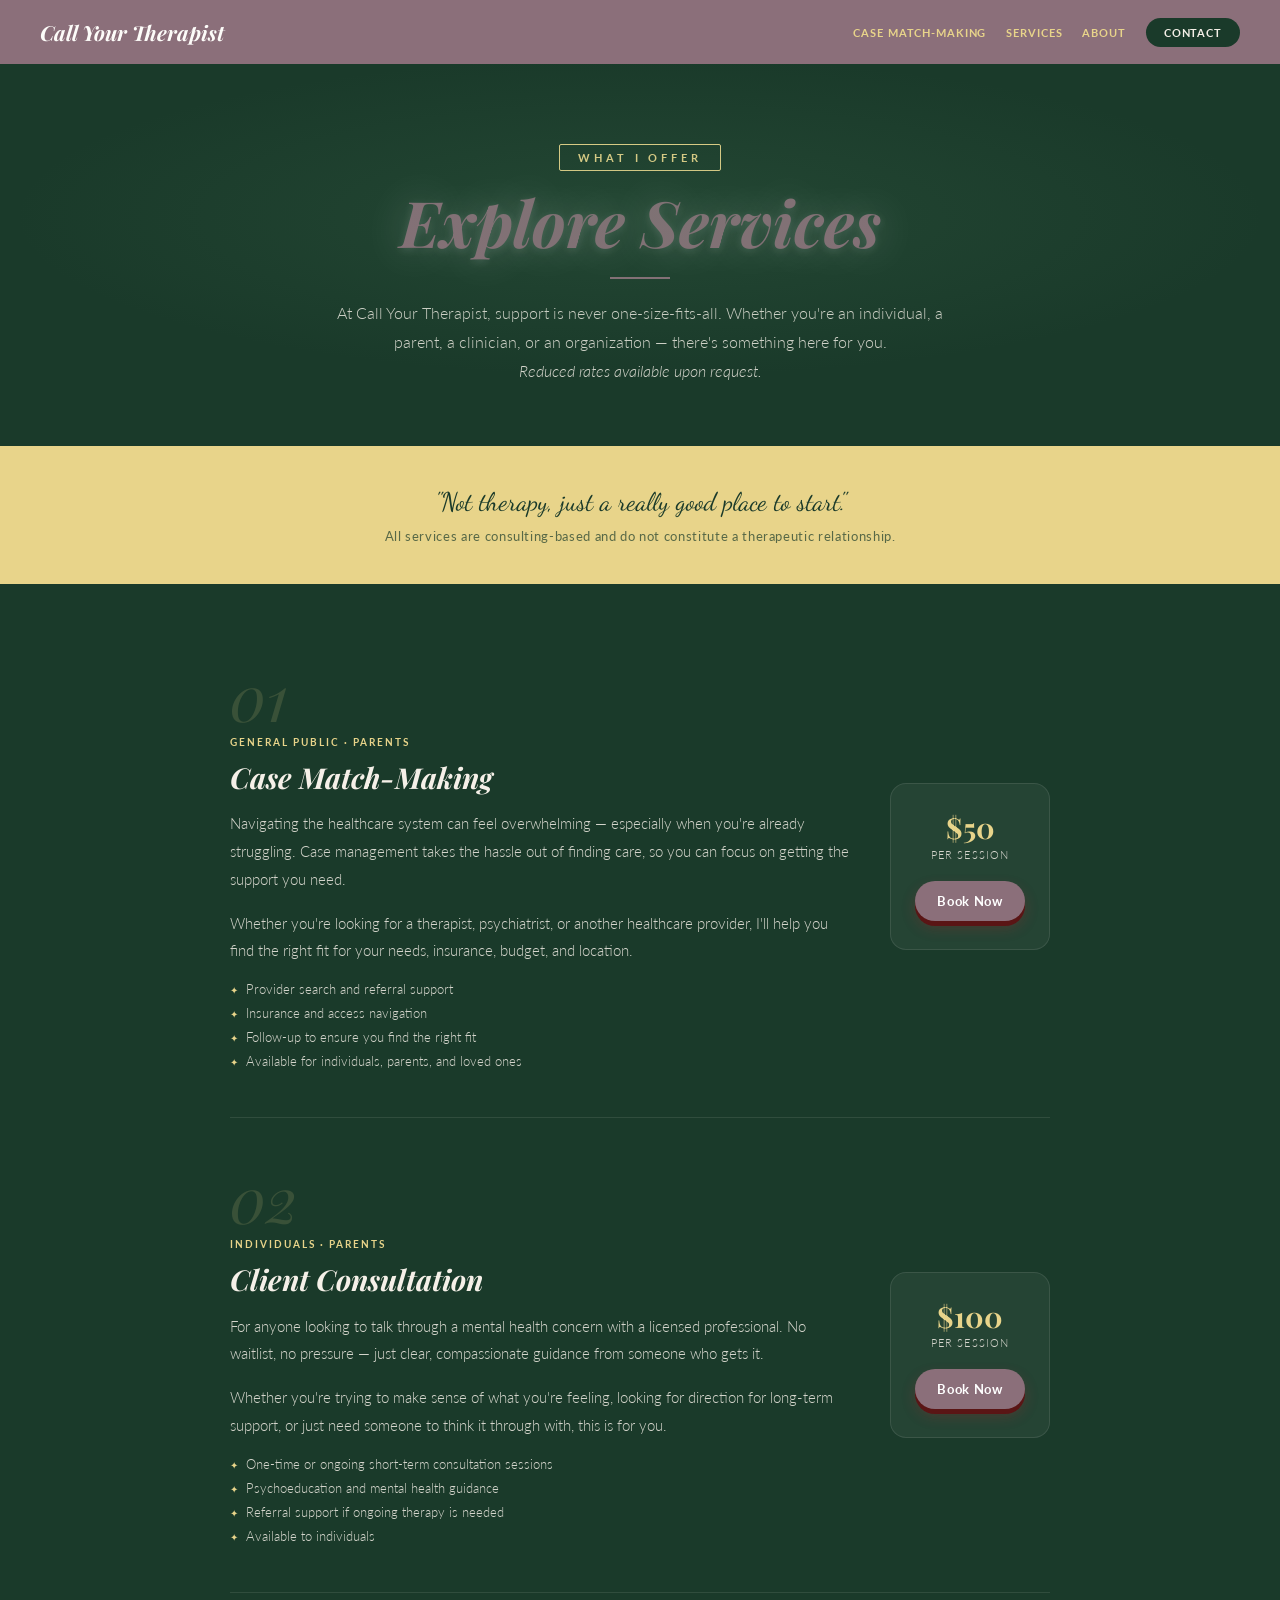
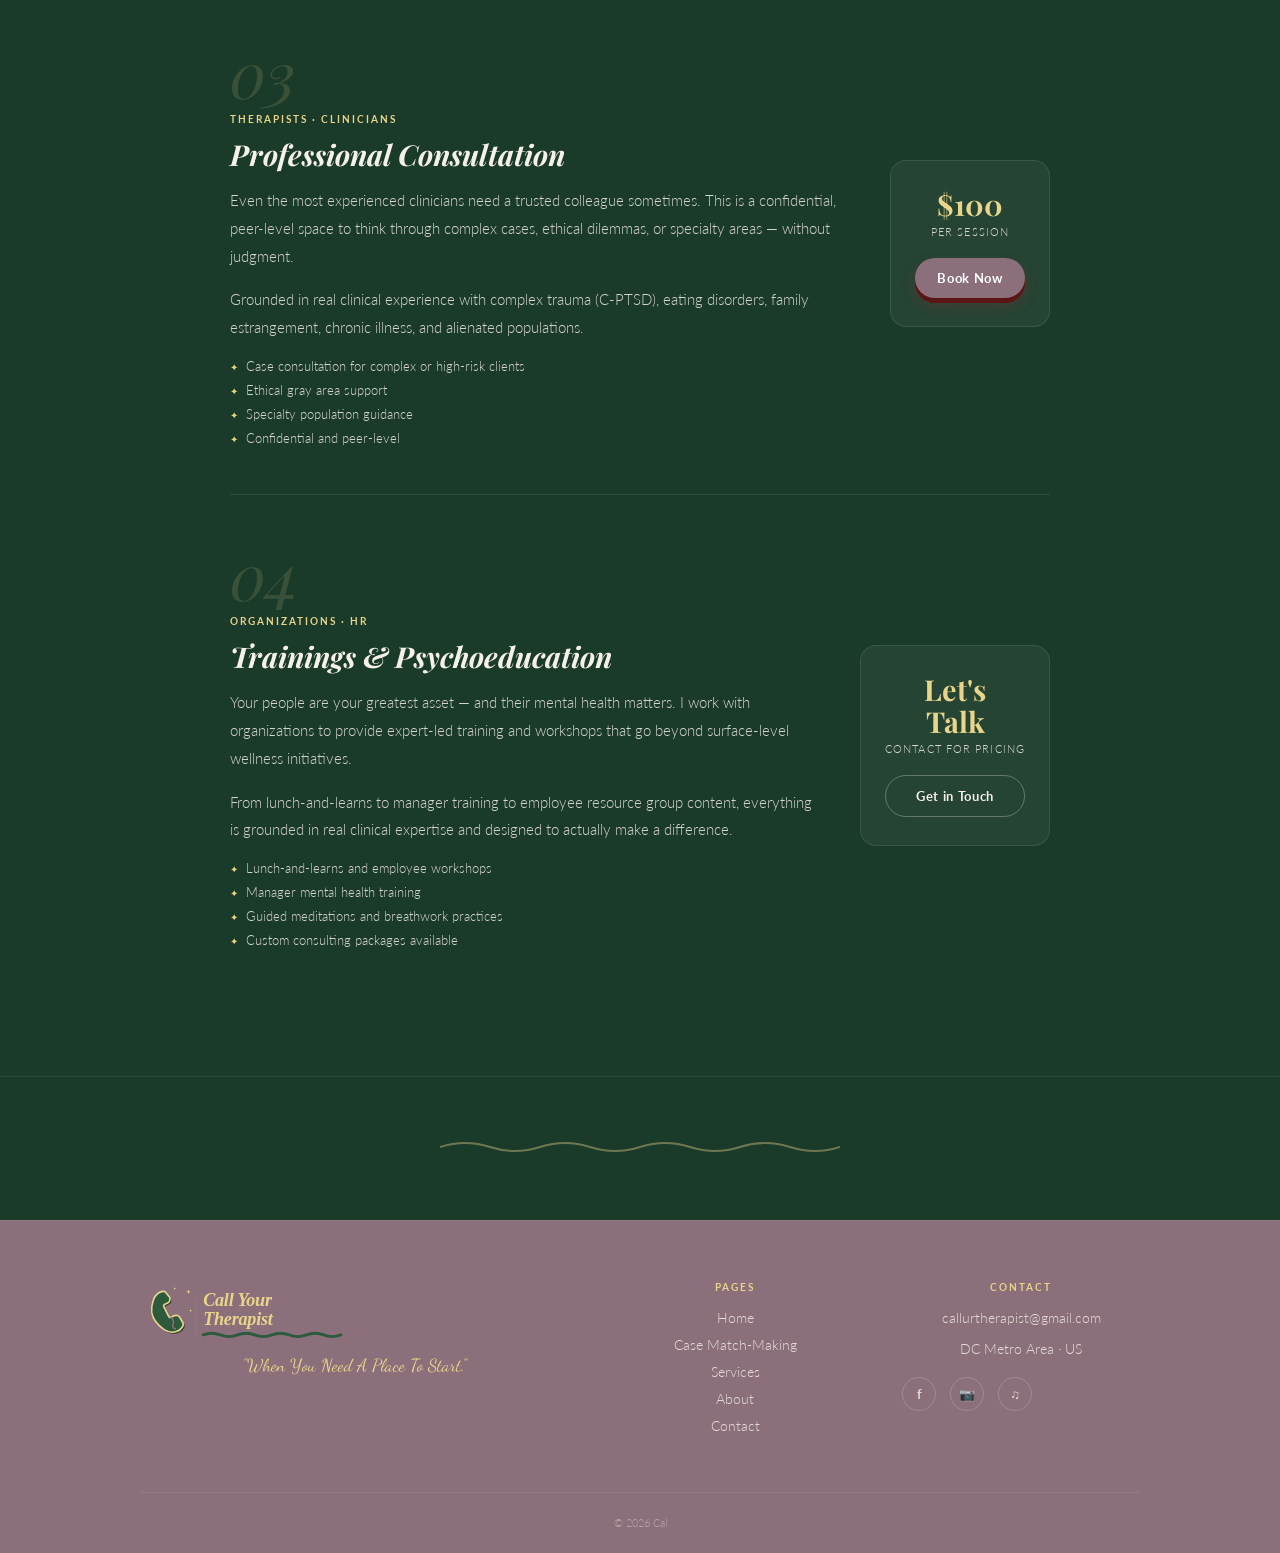
<file: services.html>
<!DOCTYPE html>
<html lang="en">
<head>
<meta charset="UTF-8">
<meta name="viewport" content="width=device-width, initial-scale=1.0">
<title>Services — Call Your Therapist</title>
<link href="https://fonts.googleapis.com/css2?family=Playfair+Display:ital,wght@0,700;1,400;1,700&family=Lato:wght@300;400;700&family=Dancing+Script:wght@600&display=swap" rel="stylesheet">
<style>
  :root {
    --green-dark: #1a3a2a;
    --green-mid: #2d5a3d;
    --green-light: #4a7c5a;
    --coral: #8B6F7A;
    --coral-light: #9d8088;
    --butter: #e8d48a;
    --cream: #f5f0e8;
    --white: #fdfcf9;
    --text-light: rgba(245,240,232,0.85);
  }

  * { margin: 0; padding: 0; box-sizing: border-box; }
  html { scroll-behavior: smooth; }

  body {
    font-family: 'Lato', sans-serif;
    font-weight: 300;
    background: var(--green-dark);
    color: var(--cream);
    overflow-x: hidden;
  }

  /* NAV */
  nav {
    background: var(--coral);
    padding: 0 40px;
    display: flex;
    align-items: center;
    justify-content: space-between;
    position: sticky;
    top: 0;
    z-index: 100;
    height: 64px;
  }
  .nav-brand { font-family: 'Playfair Display', serif; font-style: italic; font-size: 1.3rem; font-weight: 700; color: #fdfcf9; text-decoration: none; white-space: nowrap; }
  .nav-right { display: flex; align-items: center; gap: 20px; }
  .nav-right a { color: #e8d48a; text-decoration: none; font-size: 11px; font-weight: 700; letter-spacing: 0.08em; text-transform: uppercase; white-space: nowrap; transition: opacity 0.2s; }
  .nav-right a:hover { opacity: 0.7; }
  .nav-right a.active { border-bottom: 2px solid #e8d48a; padding-bottom: 2px; }
  .btn-book { background: var(--green-dark) !important; color: var(--cream) !important; padding: 8px 18px !important; border-radius: 100px; font-size: 11px !important; font-weight: 700 !important; border-bottom: none !important; text-transform: uppercase; letter-spacing: 0.08em; }

  /* HERO */
  .page-hero {
    background: var(--green-dark);
    padding: 80px 40px 60px;
    text-align: center;
    position: relative;
    overflow: hidden;
  }

  .page-hero::before {
    content: '';
    position: absolute;
    inset: 0;
    background: radial-gradient(ellipse 70% 60% at 50% 40%, rgba(74,124,90,0.2) 0%, transparent 70%);
    pointer-events: none;
  }

  .page-hero .eyebrow {
    font-size: 11px;
    font-weight: 700;
    letter-spacing: 0.35em;
    text-transform: uppercase;
    color: var(--butter);
    margin-bottom: 16px;
    border: 1px solid var(--butter);
    display: inline-block;
    padding: 6px 18px;
    border-radius: 2px;
  }

  .page-hero h1 {
    font-family: 'Playfair Display', serif;
    font-style: italic;
    font-size: clamp(2.5rem, 5vw, 4.5rem);
    font-weight: 700;
    color: var(--cream);
    line-height: 1.1;
    margin-bottom: 16px;
      text-shadow: 0 0 40px rgba(255,255,255,0.3), 0 2px 8px rgba(255,255,255,0.15);
  }

  .page-hero h1 span { color: var(--coral); }

  .page-hero .intro-text {
    font-size: 16px;
    line-height: 1.8;
    color: var(--text-light);
    max-width: 640px;
    margin: 0 auto;
    font-weight: 300;
  }

  .hero-divider {
    width: 60px;
    height: 2px;
    background: var(--coral);
    margin: 20px auto;
  }

  /* SERVICES LIST */
  .services-page {
    max-width: 900px;
    margin: 0 auto;
    padding: 80px 40px;
  }

  .service-item {
    display: grid;
    grid-template-columns: 1fr auto;
    gap: 40px;
    align-items: center;
    padding: 48px 0;
    border-bottom: 1px solid rgba(245,240,232,0.1);
    animation: fadeUp 0.6s ease both;
  }

  .service-item:first-child { padding-top: 0; }
  .service-item:last-child { border-bottom: none; }

  .service-number {
    font-family: 'Playfair Display', serif;
    font-style: italic;
    font-size: 4rem;
    color: rgba(232,212,138,0.15);
    line-height: 1;
    margin-bottom: 8px;
  }

  .service-tag {
    font-size: 10px;
    font-weight: 700;
    letter-spacing: 0.2em;
    text-transform: uppercase;
    color: var(--butter);
    margin-bottom: 12px;
  }

  .service-item h2 {
    font-family: 'Playfair Display', serif;
    font-style: italic;
    font-size: 1.8rem;
    font-weight: 700;
    color: var(--cream);
    margin-bottom: 16px;
    line-height: 1.2;
  }

  .service-item p {
    font-size: 15px;
    line-height: 1.85;
    color: var(--text-light);
    margin-bottom: 16px;
    font-weight: 300;
  }

  .service-includes {
    margin-top: 16px;
    display: flex;
    flex-direction: column;
    gap: 8px;
  }

  .service-includes span {
    font-size: 13px;
    color: var(--text-light);
    padding-left: 16px;
    position: relative;
    font-weight: 300;
  }

  .service-includes span::before {
    content: '✦';
    position: absolute;
    left: 0;
    color: var(--butter);
    font-size: 10px;
    top: 3px;
  }

  .service-price-box {
    background: rgba(255,255,255,0.05);
    border: 1px solid rgba(245,240,232,0.1);
    border-radius: 16px;
    padding: 28px 24px;
    text-align: center;
    min-width: 160px;
    position: sticky;
    top: 100px;
  }

  .service-price-box .price {
    font-family: 'Playfair Display', serif;
    font-size: 1.8rem;
    font-weight: 700;
    color: var(--butter);
    margin-bottom: 4px;
    line-height: 1.1;
  }

  .service-price-box .per {
    font-size: 11px;
    color: var(--text-light);
    letter-spacing: 0.1em;
    text-transform: uppercase;
    margin-bottom: 20px;
    font-weight: 300;
  }

  .btn-book-service {
    display: block;
    background: var(--coral);
    color: white;
    padding: 12px 20px;
    border-radius: 100px;
    font-size: 13px;
    font-weight: 700;
    text-decoration: none;
    letter-spacing: 0.05em;
    transition: all 0.15s ease;
    box-shadow: 0 5px 0px #5a1515, 0 7px 14px rgba(158,42,43,0.3);
    position: relative;
    top: 0;
  }

  .btn-book-service:hover {
    background: var(--coral-light);
    box-shadow: 0 3px 0px #5a1515, 0 5px 10px rgba(158,42,43,0.25);
    top: 2px;
  }

  .btn-book-service:active {
    box-shadow: 0 1px 0px #5a1515;
    top: 4px;
  }

  .btn-contact-service {
    display: block;
    background: transparent;
    color: var(--cream);
    padding: 12px 20px;
    border-radius: 100px;
    font-size: 13px;
    font-weight: 700;
    text-decoration: none;
    letter-spacing: 0.05em;
    border: 1.5px solid rgba(245,240,232,0.3);
    transition: all 0.15s ease;
  }

  .btn-contact-service:hover { border-color: var(--cream); }

  /* NOT THERAPY BANNER */
  .not-therapy-banner {
    background: var(--butter);
    color: var(--green-dark);
    text-align: center;
    padding: 40px;
  }

  .not-therapy-banner p {
    font-family: 'Dancing Script', cursive;
    font-size: 1.6rem;
    color: var(--green-dark);
    margin-bottom: 8px;
  }

  .not-therapy-banner span {
    font-size: 13px;
    font-weight: 400;
    color: rgba(26,58,42,0.7);
    letter-spacing: 0.05em;
  }

  /* FOOTER */
  footer {
    background: var(--green-dark);
    padding: 40px;
    text-align: center;
    border-top: 1px solid rgba(245,240,232,0.08);
  }

  footer p { font-size: 13px; color: var(--text-light); line-height: 1.8; font-weight: 300; }
  footer a { color: var(--coral); text-decoration: none; }

  .footer-brand {
    font-family: 'Playfair Display', serif;
    font-style: italic;
    font-size: 1.4rem;
    font-weight: 700;
    color: var(--cream);
    display: block;
    margin-bottom: 10px;
  }

  @keyframes fadeUp {
    from { opacity: 0; transform: translateY(20px); }
    to   { opacity: 1; transform: translateY(0); }
  }

  @media (max-width: 680px) {
    .service-item { grid-template-columns: 1fr; }
    .service-price-box { position: static; }
    nav { padding: 0 20px; }
    .nav-links { display: none; }
  }

  /* FOOTER */
  footer { background: #8B6F7A; border-top: 1px solid rgba(245,240,232,0.08); padding: 60px 40px 0; }
  .footer-inner { max-width: 1000px; margin: 0 auto; display: grid; grid-template-columns: 1.8fr 1fr 1fr; gap: 48px; padding-bottom: 48px; border-bottom: 1px solid rgba(245,240,232,0.08); }
  .footer-tagline { font-family: 'Dancing Script', cursive; font-size: 1.1rem; color: #e8d48a; margin-bottom: 14px; display: block; }
  .footer-links-col h4, .footer-contact-col h4 { font-size: 10px; font-weight: 700; letter-spacing: 0.2em; text-transform: uppercase; color: #e8d48a; margin-bottom: 16px; display: block; }
  .footer-links-col a, .footer-contact-col a { display: block; font-size: 14px; color: rgba(245,240,232,0.85); text-decoration: none; margin-bottom: 10px; font-weight: 300; }
  .footer-links-col a:hover, .footer-contact-col a:hover { color: #f5f0e8; }
  .footer-contact-col p { font-size: 14px; color: rgba(245,240,232,0.85); font-weight: 300; margin-bottom: 16px; }
  .footer-socials { display: flex; gap: 14px; margin-top: 4px; }
  .footer-socials a { display: inline-flex; align-items: center; justify-content: center; width: 34px; height: 34px; border-radius: 50%; border: 1px solid rgba(245,240,232,0.2); font-size: 13px; font-weight: 700; color: rgba(245,240,232,0.85) !important; text-decoration: none; margin-bottom: 0 !important; }
  .footer-bottom { max-width: 1000px; margin: 0 auto; padding: 20px 0; text-align: center; }
  .footer-bottom p { font-size: 11px; color: rgba(245,240,232,0.4); font-weight: 300; }
</style>
</head>
<body>

<!-- NAV -->
<nav>
  <a href="index.html" class="nav-brand">Call Your Therapist</a>
  <div class="nav-right">
    <a href="case-matchmaking.html">Case Match-Making</a>
    <a href="services.html">Services</a>
    <a href="about.html">About</a>
    <a href="contact.html" class="btn-book">Contact</a>
  </div>
</nav>

<!-- PAGE HERO -->
<section class="page-hero">
  <div class="eyebrow">What I Offer</div>
  <h1 style="color: var(--coral);">Explore Services</h1>
  <div class="hero-divider"></div>
  <p class="intro-text">At Call Your Therapist, support is never one-size-fits-all. Whether you're an individual, a parent, a clinician, or an organization — there's something here for you.</p>
  <p class="intro-text"><em>Reduced rates available upon request.</em></p>
</section>

<!-- NOT THERAPY BANNER -->
<div class="not-therapy-banner">
  <p>"Not therapy, just a really good place to start."</p>
  <span>All services are consulting-based and do not constitute a therapeutic relationship.</span>
</div>

<!-- SERVICES -->
<div class="services-page">

  <!-- Service 1 -->
  <div class="service-item">
    <div>
      <div class="service-number">01</div>
      <div class="service-tag">General Public · Parents</div>
      <h2>Case Match-Making</h2>
      <p>Navigating the healthcare system can feel overwhelming — especially when you're already struggling. Case management takes the hassle out of finding care, so you can focus on getting the support you need.</p>
      <p>Whether you're looking for a therapist, psychiatrist, or another healthcare provider, I'll help you find the right fit for your needs, insurance, budget, and location.</p>
      <div class="service-includes">
        <span>Provider search and referral support</span>
        <span>Insurance and access navigation</span>
        <span>Follow-up to ensure you find the right fit</span>
        <span>Available for individuals, parents, and loved ones</span>
      </div>
    </div>
    <div class="service-price-box">
      <div class="price">$50</div>
      <div class="per">per session</div>
      <a href="contact.html" class="btn-book-service">Book Now</a>
    </div>
  </div>

  <!-- Service 2 -->
  <div class="service-item">
    <div>
      <div class="service-number">02</div>
      <div class="service-tag">Individuals · Parents</div>
      <h2>Client Consultation</h2>
      <p>For anyone looking to talk through a mental health concern with a licensed professional. No waitlist, no pressure — just clear, compassionate guidance from someone who gets it.</p>
      <p>Whether you're trying to make sense of what you're feeling, looking for direction for long-term support, or just need someone to think it through with, this is for you.</p>
      <div class="service-includes">
        <span>One-time or ongoing short-term consultation sessions</span>
        <span>Psychoeducation and mental health guidance</span>
        <span>Referral support if ongoing therapy is needed</span>
        <span>Available to individuals</span>
      </div>
    </div>
    <div class="service-price-box">
      <div class="price">$100</div>
      <div class="per">per session</div>
      <a href="contact.html" class="btn-book-service">Book Now</a>
    </div>
  </div>

  <!-- Service 3 -->
  <div class="service-item">
    <div>
      <div class="service-number">03</div>
      <div class="service-tag">Therapists · Clinicians</div>
      <h2>Professional Consultation</h2>
      <p>Even the most experienced clinicians need a trusted colleague sometimes. This is a confidential, peer-level space to think through complex cases, ethical dilemmas, or specialty areas — without judgment.</p>
      <p>Grounded in real clinical experience with complex trauma (C-PTSD), eating disorders, family estrangement, chronic illness, and alienated populations.</p>
      <div class="service-includes">
        <span>Case consultation for complex or high-risk clients</span>
        <span>Ethical gray area support</span>
        <span>Specialty population guidance</span>
        <span>Confidential and peer-level</span>
      </div>
    </div>
    <div class="service-price-box">
      <div class="price">$100</div>
      <div class="per">per session</div>
      <a href="contact.html" class="btn-book-service">Book Now</a>
    </div>
  </div>

  <!-- Service 4 -->
  <div class="service-item">
    <div>
      <div class="service-number">04</div>
      <div class="service-tag">Organizations · HR</div>
      <h2>Trainings & Psychoeducation</h2>
      <p>Your people are your greatest asset — and their mental health matters. I work with organizations to provide expert-led training and workshops that go beyond surface-level wellness initiatives.</p>
      <p>From lunch-and-learns to manager training to employee resource group content, everything is grounded in real clinical expertise and designed to actually make a difference.</p>
      <div class="service-includes">
        <span>Lunch-and-learns and employee workshops</span>
        <span>Manager mental health training</span>
        <span>Guided meditations and breathwork practices</span>
        <span>Custom consulting packages available</span>
      </div>
    </div>
    <div class="service-price-box">
      <div class="price">Let's<br>Talk</div>
      <div class="per">contact for pricing</div>
      <a href="contact.html" class="btn-contact-service">Get in Touch</a>
    </div>
  </div>

</div>

<div style="background: var(--green-dark); padding: 60px 40px; text-align: center; border-top: 1px solid rgba(245,240,232,0.08);">
  <svg viewBox="0 0 400 20" width="400" height="20" fill="none">
    <path d="M0 10 Q25 2 50 10 Q75 18 100 10 Q125 2 150 10 Q175 18 200 10 Q225 2 250 10 Q275 18 300 10 Q325 2 350 10 Q375 18 400 10" stroke="#e8d48a" stroke-width="2" stroke-linecap="round" opacity="0.4"/>
  </svg>
</div>

<!-- FOOTER -->
<footer>
  <div class="footer-inner">
    <div class="footer-brand-col">
      <img src="[data-uri]" alt="Call Your Therapist" style="width: 220px; margin-bottom: 12px; display: block;"/>
      <span class="footer-tagline">"When You Need A Place To Start."</span>
    </div>
    <div class="footer-links-col">
      <h4>Pages</h4>
      <a href="index.html">Home</a>
      <a href="case-matchmaking.html">Case Match-Making</a>
    <a href="services.html">Services</a>
      <a href="about.html">About</a>
      <a href="contact.html">Contact</a>
    </div>
    <div class="footer-contact-col">
      <h4>Contact</h4>
      <a href="mailto:callurtherapist@gmail.com">callurtherapist@gmail.com</a>
      <p>DC Metro Area · US</p>
      <div class="footer-socials">
        <a href="#">f</a>
        <a href="#">&#128247;</a>
        <a href="#">&#9835;</a>
      </div>
    </div>
  </div>
  <div class="footer-bottom">
    <p>© 2026 Cal
</file>
